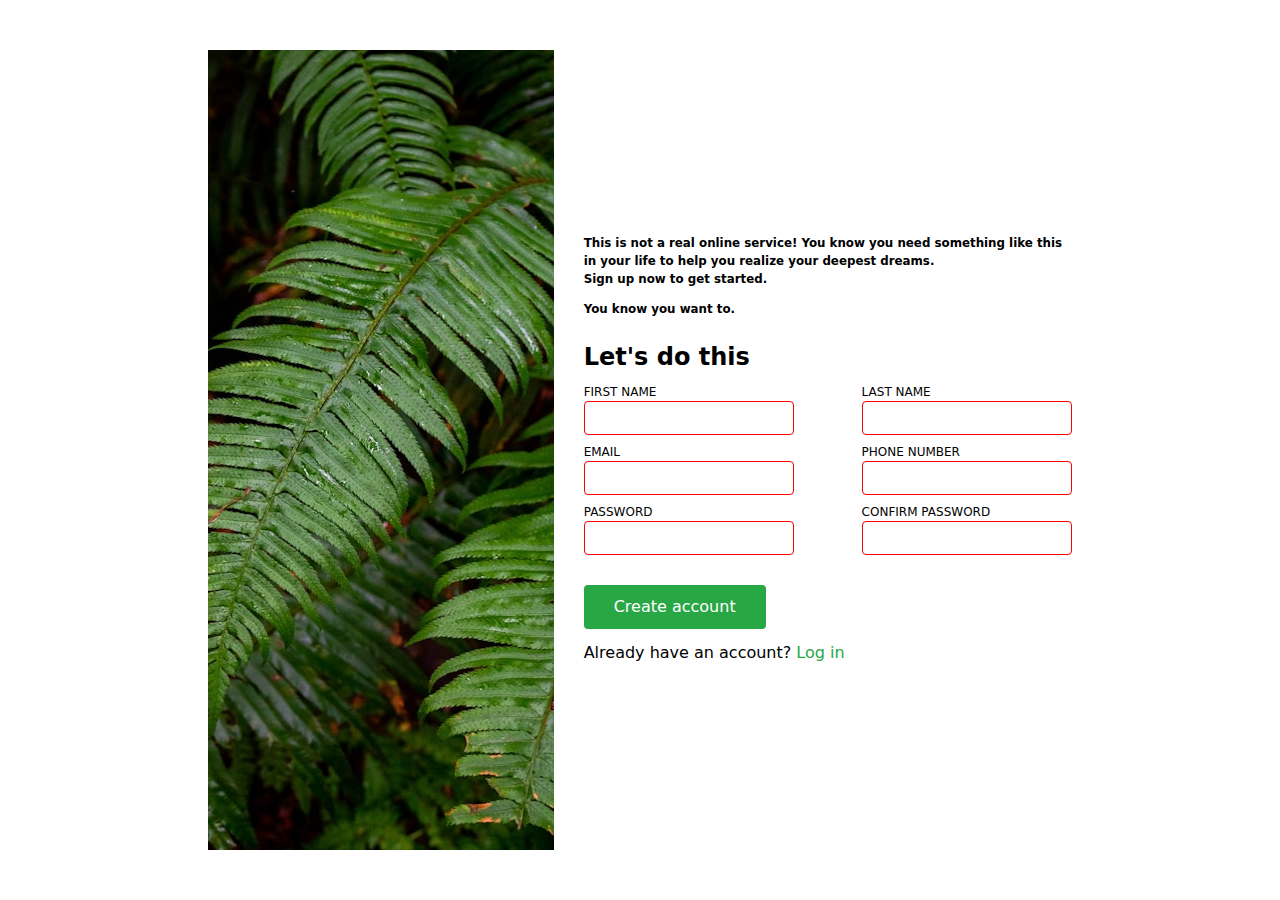
<file: src/index.html>
<!DOCTYPE html>
<html lang="en">
  <head>
    <meta charset="UTF-8" />
    <meta name="viewport" content="width=device-width, initial-scale=1.0" />
    <title>TOP | Sign Up Form</title>
    <link rel="stylesheet" href="./style.css" />
  </head>
  <body>
    <div class="container">
      <div class="backimg"></div>

      <div class="full-form">
        <h4>
          This is not a real online service! You know you need something like
          this in your life to help you realize your deepest dreams.
        </h4>
        <h4>Sign up now to get started.</h4>

        <h4 id="dif">You know you want to.</h4>

        <div class="form-data">
          <h2>Let's do this</h2>
          <form id="sign-form">
            <div class="full-name">
              <div class="input-label">
                <label for="name">FIRST NAME</label>
                <input required id="name" type="text" name="uname" />
              </div>
              <div class="input-label">
                <label for="lname">LAST NAME</label>
                <input required type="text" id="lname" name="lname" />
              </div>
            </div>

            <div class="data">
              <div class="input-label">
                <label for="mail">EMAIL</label>
                <input required type="email" name="umail" id="mail" />
              </div>
              <div class="input-label">
                <label for="tel">PHONE NUMBER</label>
                <input required type="tel" name="utel" id="tel" />
              </div>
            </div>

            <div class="password">
              <div class="input-label">
                <label for="password">PASSWORD</label>
                <input
                  required
                  type="password"
                  name="upassword"
                  id="password"
                />
                <span class="psw-error"></span>
              </div>

              <div class="input-label">
                <label for="confirm-password">CONFIRM PASSWORD</label>
                <input
                  required
                  type="password"
                  name="uconfirmpassword"
                  id="confirm-password"
                />
              </div>
            </div>
          </form>
          <button form="sign-form" type="submit">Create account</button>
          <p>Already have an account? <span>Log in</span></p>
        </div>
      </div>
    </div>

    <script src="./validation.js"></script>
  </body>
</html>
</file>
<file: src/style.css>
/* defines the theme for the form */
:root {
  --btn-bg-color: #28a745;
  --btn-text-color: #fff;
}

/* css reset */

/*
  1. Use a more-intuitive box-sizing model.
*/
*,
*::before,
*::after {
  box-sizing: border-box;
}
/*
    2. Remove default margin
  */
* {
  margin: 0;
}
/*
    Typographic tweaks!
    3. Add accessible line-height
    4. Improve text rendering
  */
body {
  line-height: 1.5;
  -webkit-font-smoothing: antialiased;
}
/*
    5. Improve media defaults
  */
img,
picture,
video,
canvas,
svg {
  display: block;
  max-width: 100%;
}
/*
    6. Remove built-in form typography styles
  */
input,
button,
textarea,
select {
  font: inherit;
}
/*
    7. Avoid text overflows
  */
p,
h1,
h2,
h3,
h4,
h5,
h6 {
  overflow-wrap: break-word;
}
/*
    8. Create a root stacking context
  */
#root,
#__next {
  isolation: isolate;
}

body {
  display: flex;
  align-items: center;
  justify-content: center;
  min-height: 100vh;

  font-family: system-ui, "Segoe UI", Roboto, Helvetica, Arial, sans-serif,
    "Apple Color Emoji", "Segoe UI Emoji", "Segoe UI Symbol";
}

.container {
  display: flex;
  align-items: center;
}

.backimg {
  width: 100%;
  height: 800px;
  background-image: url("../assets/bg.jpg");
  background-position: center;
}

.full-form {
  min-width: 60%;
}

#dif {
  padding-top: 12px;
}

h4 {
  font-size: calc(0.1rem + 0.8vw);
}

h4,
.form-data {
  padding-left: 30px;
}

.full-name,
.password,
.data {
  display: flex;
  align-items: center;
  justify-content: space-between;
}

.form-data h2 {
  margin-top: 20px;
}

.input-label {
  display: flex;
  flex-direction: column;
  padding-top: 8px;
}

button {
  background-color: var(--btn-bg-color);
  color: var(--btn-text-color);
  border: none;
  margin-top: 30px;
  padding: 10px 30px;
  border-radius: 4px;
  margin-bottom: 12px;
}

button:hover {
  cursor: pointer;
}

span {
  color: var(--btn-bg-color);
}

input {
  border: 1px solid grey;
  padding: 4px;
  border-radius: 4px;
}

label {
  font-size: 12px;
}

input:invalid {
  border: 1px solid red;
}

.psw-error {
  color: red;
  font: 11px;
}
</file>
